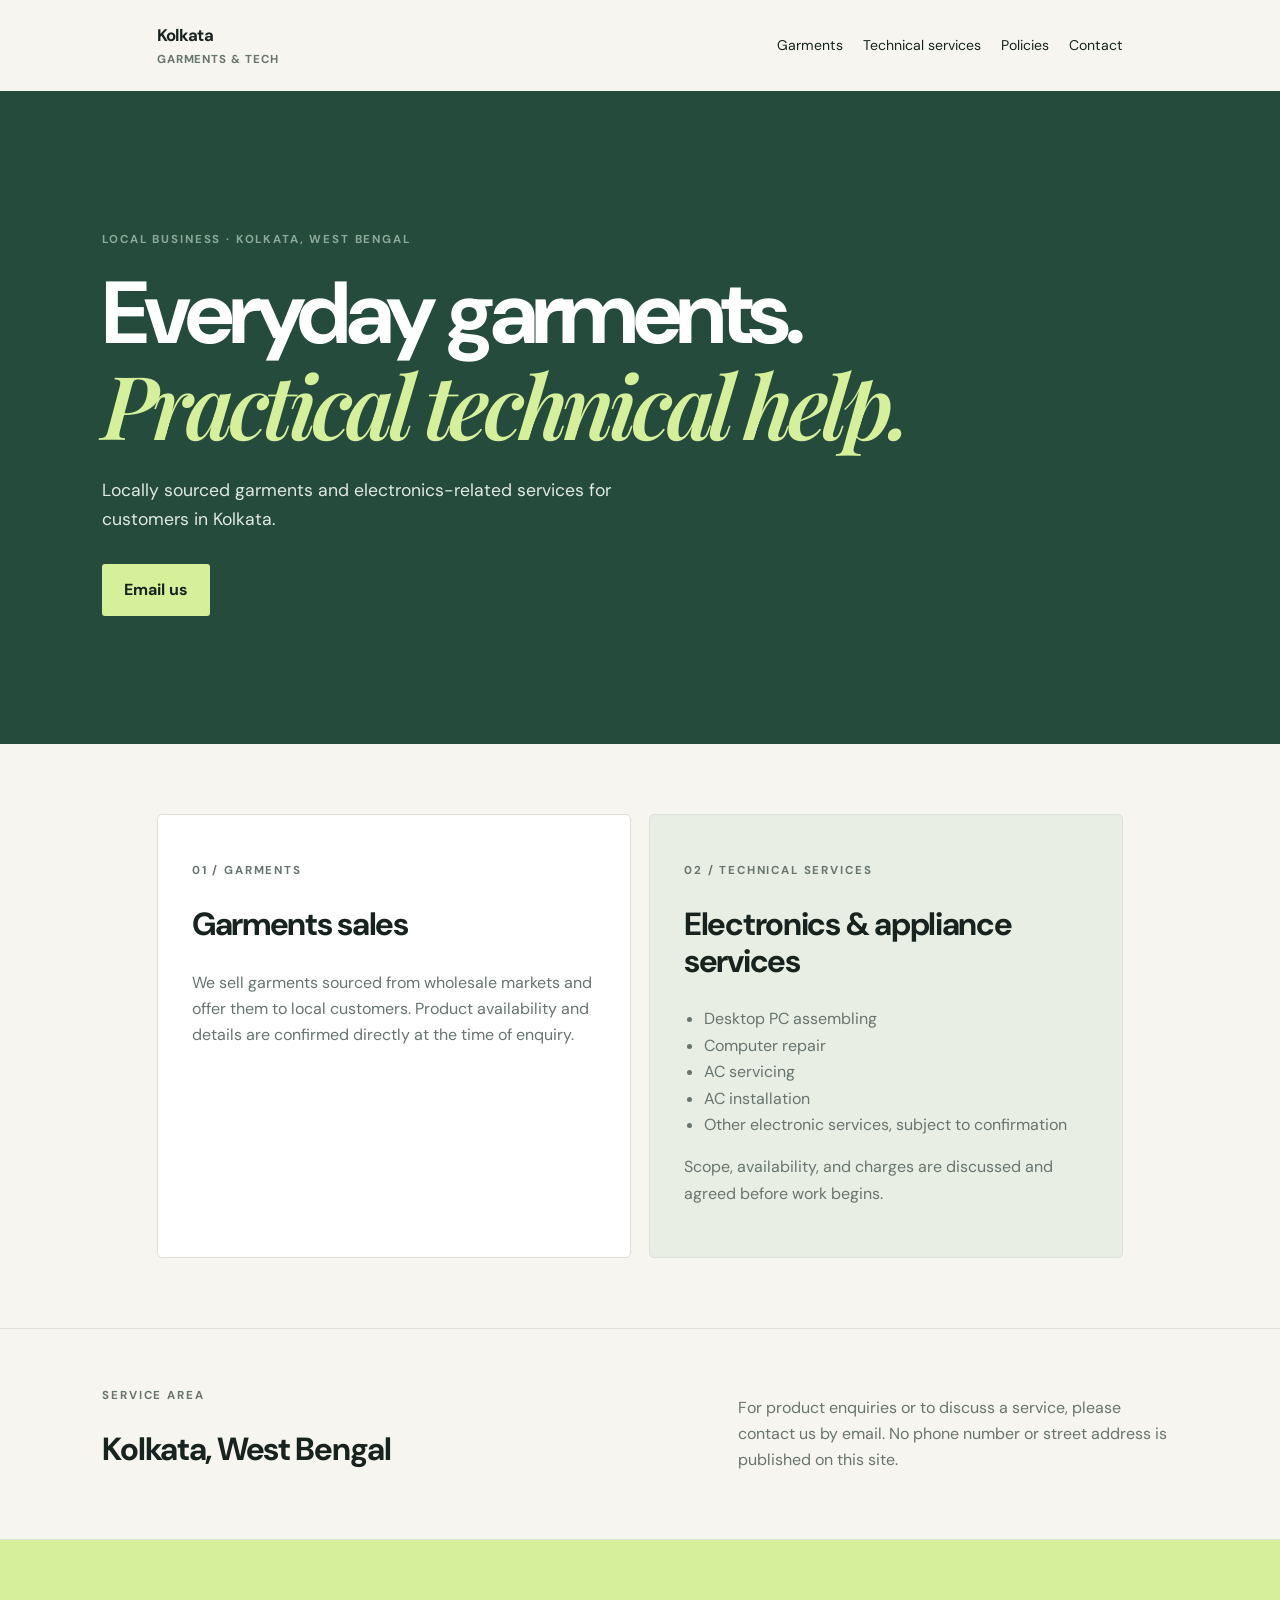
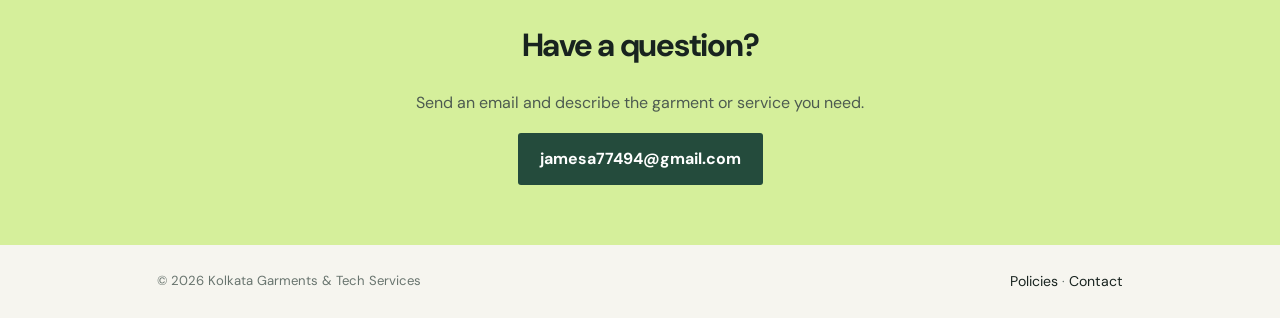
<file: index.html>
<!doctype html>
<html lang="en"><head><meta charset="utf-8"><meta name="viewport" content="width=device-width,initial-scale=1"><meta name="description" content="Locally sourced garments and technical services in Kolkata, West Bengal."><title>Kolkata Garments &amp; Tech Services</title><link rel="stylesheet" href="styles.css"></head>
<body><header class="top"><a class="brand" href="index.html">Kolkata <span>Garments &amp; Tech</span></a><nav><a href="#garments">Garments</a><a href="#services">Technical services</a><a href="policies.html">Policies</a><a href="contact.html">Contact</a></nav></header>
<main><section class="hero"><p class="eyebrow">LOCAL BUSINESS · KOLKATA, WEST BENGAL</p><h1>Everyday garments.<br><em>Practical technical help.</em></h1><p class="intro">Locally sourced garments and electronics-related services for customers in Kolkata.</p><a class="button" href="mailto:jamesa77494@gmail.com">Email us</a></section>
<section class="introgrid"><article id="garments" class="panel"><p class="eyebrow">01 / GARMENTS</p><h2>Garments sales</h2><p>We sell garments sourced from wholesale markets and offer them to local customers. Product availability and details are confirmed directly at the time of enquiry.</p></article>
<article id="services" class="panel dark"><p class="eyebrow">02 / TECHNICAL SERVICES</p><h2>Electronics &amp; appliance services</h2><ul><li>Desktop PC assembling</li><li>Computer repair</li><li>AC servicing</li><li>AC installation</li><li>Other electronic services, subject to confirmation</li></ul><p>Scope, availability, and charges are discussed and agreed before work begins.</p></article></section>
<section class="strip"><div><p class="eyebrow">SERVICE AREA</p><h2>Kolkata, West Bengal</h2></div><p>For product enquiries or to discuss a service, please contact us by email. No phone number or street address is published on this site.</p></section>
<section class="cta"><h2>Have a question?</h2><p>Send an email and describe the garment or service you need.</p><a class="button light" href="mailto:jamesa77494@gmail.com">jamesa77494@gmail.com</a></section></main>
<footer><span>© <span id="year"></span> Kolkata Garments &amp; Tech Services</span><span><a href="policies.html">Policies</a> · <a href="contact.html">Contact</a></span></footer><script>document.getElementById('year').textContent=new Date().getFullYear()</script></body></html>
</file>
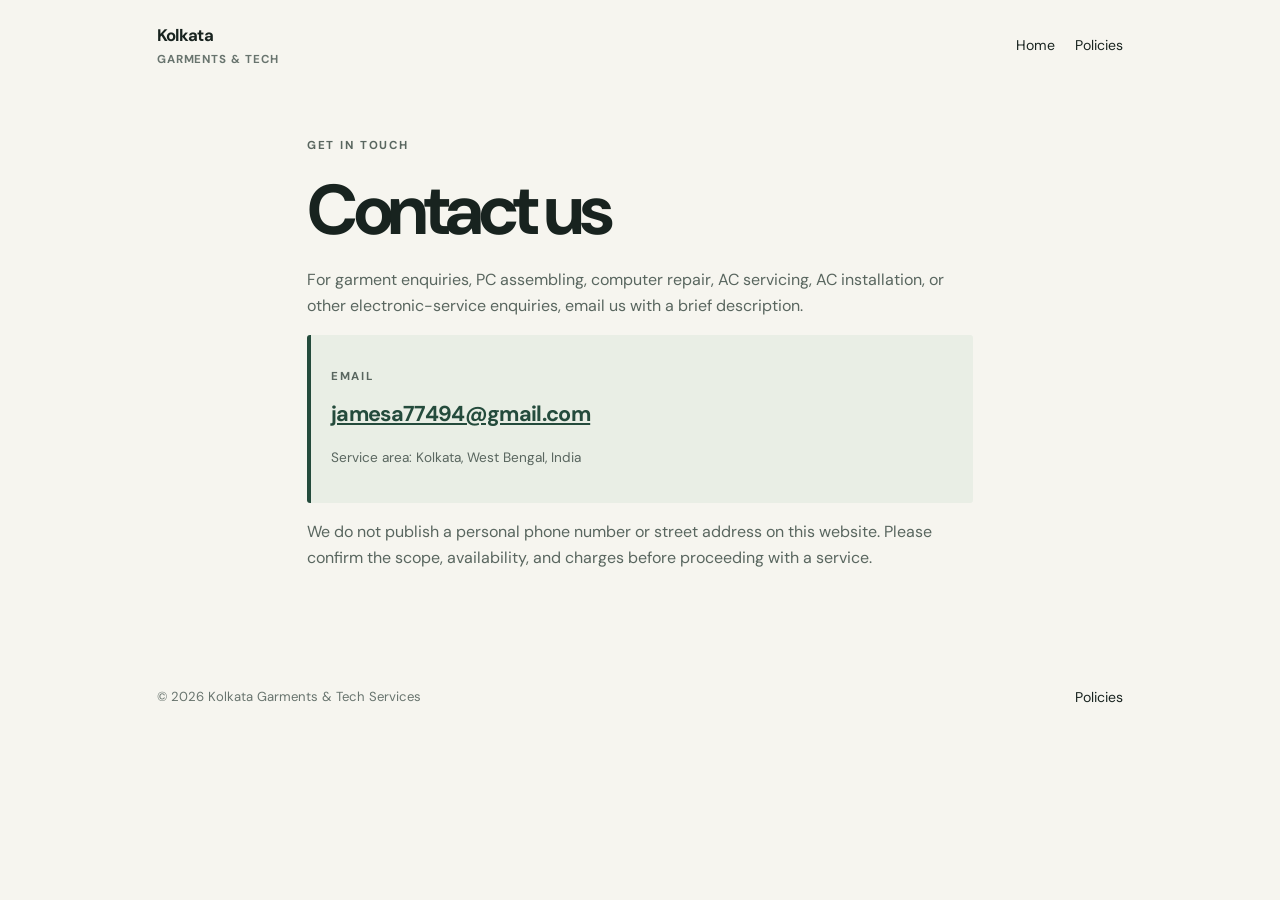
<file: contact.html>
<!doctype html><html lang="en"><head><meta charset="utf-8"><meta name="viewport" content="width=device-width,initial-scale=1"><title>Contact | Kolkata Garments &amp; Tech Services</title><link rel="stylesheet" href="styles.css"></head><body><header class="top"><a class="brand" href="index.html">Kolkata <span>Garments &amp; Tech</span></a><nav><a href="index.html">Home</a><a href="policies.html">Policies</a></nav></header><main class="doc"><p class="eyebrow">GET IN TOUCH</p><h1>Contact us</h1><p>For garment enquiries, PC assembling, computer repair, AC servicing, AC installation, or other electronic-service enquiries, email us with a brief description.</p><div class="contactbox"><p class="eyebrow">EMAIL</p><h2><a href="mailto:jamesa77494@gmail.com">jamesa77494@gmail.com</a></h2><p class="small">Service area: Kolkata, West Bengal, India</p></div><p>We do not publish a personal phone number or street address on this website. Please confirm the scope, availability, and charges before proceeding with a service.</p></main><footer><span>© 2026 Kolkata Garments &amp; Tech Services</span><a href="policies.html">Policies</a></footer></body></html>
</file>
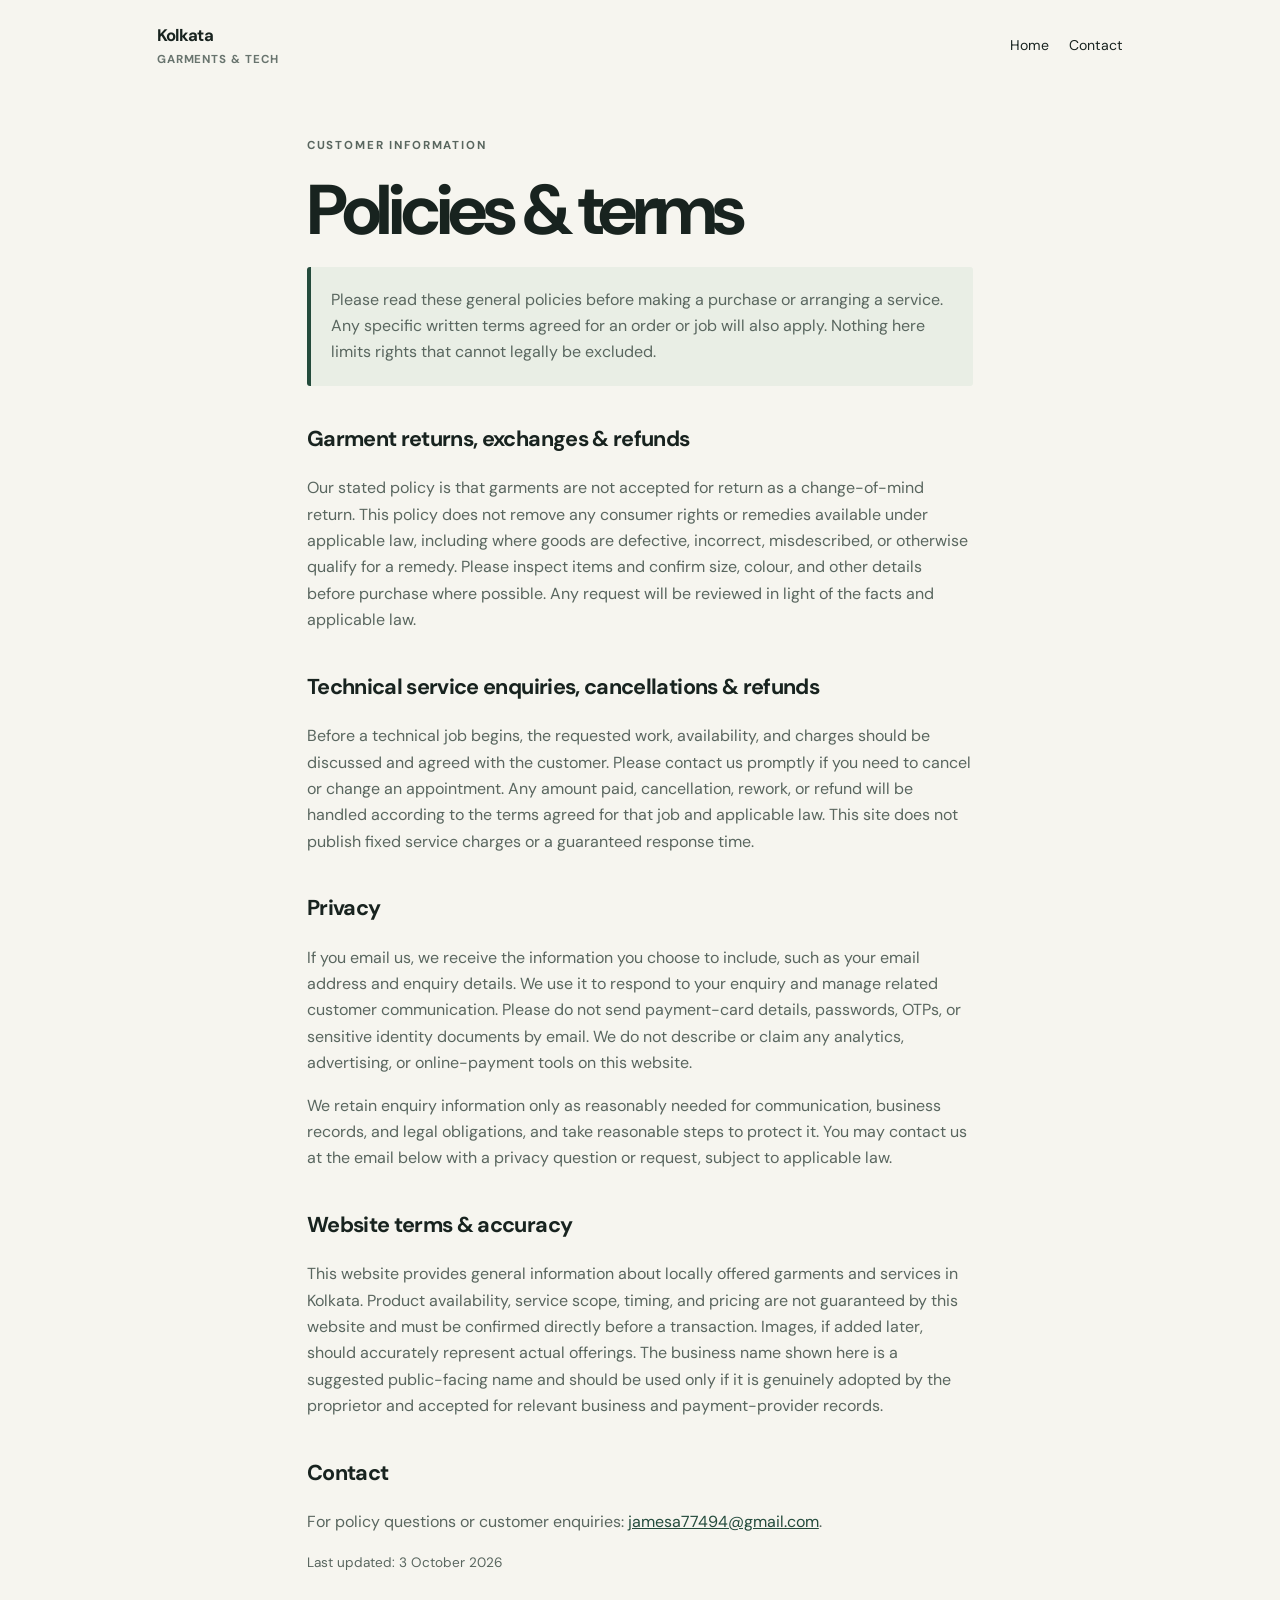
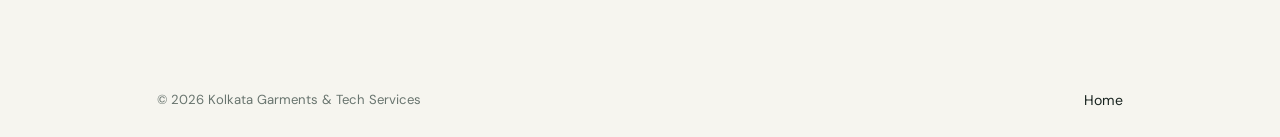
<file: policies.html>
<!doctype html><html lang="en"><head><meta charset="utf-8"><meta name="viewport" content="width=device-width,initial-scale=1"><title>Policies | Kolkata Garments &amp; Tech Services</title><link rel="stylesheet" href="styles.css"></head><body><header class="top"><a class="brand" href="index.html">Kolkata <span>Garments &amp; Tech</span></a><nav><a href="index.html">Home</a><a href="contact.html">Contact</a></nav></header><main class="doc"><p class="eyebrow">CUSTOMER INFORMATION</p><h1>Policies &amp; terms</h1><p class="note">Please read these general policies before making a purchase or arranging a service. Any specific written terms agreed for an order or job will also apply. Nothing here limits rights that cannot legally be excluded.</p>
<h2>Garment returns, exchanges &amp; refunds</h2><p>Our stated policy is that garments are not accepted for return as a change-of-mind return. This policy does not remove any consumer rights or remedies available under applicable law, including where goods are defective, incorrect, misdescribed, or otherwise qualify for a remedy. Please inspect items and confirm size, colour, and other details before purchase where possible. Any request will be reviewed in light of the facts and applicable law.</p>
<h2>Technical service enquiries, cancellations &amp; refunds</h2><p>Before a technical job begins, the requested work, availability, and charges should be discussed and agreed with the customer. Please contact us promptly if you need to cancel or change an appointment. Any amount paid, cancellation, rework, or refund will be handled according to the terms agreed for that job and applicable law. This site does not publish fixed service charges or a guaranteed response time.</p>
<h2>Privacy</h2><p>If you email us, we receive the information you choose to include, such as your email address and enquiry details. We use it to respond to your enquiry and manage related customer communication. Please do not send payment-card details, passwords, OTPs, or sensitive identity documents by email. We do not describe or claim any analytics, advertising, or online-payment tools on this website.</p><p>We retain enquiry information only as reasonably needed for communication, business records, and legal obligations, and take reasonable steps to protect it. You may contact us at the email below with a privacy question or request, subject to applicable law.</p>
<h2>Website terms &amp; accuracy</h2><p>This website provides general information about locally offered garments and services in Kolkata. Product availability, service scope, timing, and pricing are not guaranteed by this website and must be confirmed directly before a transaction. Images, if added later, should accurately represent actual offerings. The business name shown here is a suggested public-facing name and should be used only if it is genuinely adopted by the proprietor and accepted for relevant business and payment-provider records.</p>
<h2>Contact</h2><p>For policy questions or customer enquiries: <a href="mailto:jamesa77494@gmail.com">jamesa77494@gmail.com</a>.</p><p class="small">Last updated: 3 October 2026</p></main><footer><span>© 2026 Kolkata Garments &amp; Tech Services</span><a href="index.html">Home</a></footer></body></html>
</file>
<file: styles.css>
@import url('https://fonts.googleapis.com/css2?family=DM+Sans:wght@400;500;600;700&family=Playfair+Display:ital,wght@0,600;1,600&display=swap');
:root{--ink:#18231f;--muted:#68746e;--paper:#f6f5ef;--green:#244b3c;--lime:#d5ef9b;--line:#dce0d7}*{box-sizing:border-box}html{scroll-behavior:smooth}body{margin:0;background:var(--paper);color:var(--ink);font-family:'DM Sans',Arial,sans-serif;line-height:1.65}.top{max-width:1120px;margin:auto;padding:22px 6%;display:flex;justify-content:space-between;align-items:center;gap:20px}.brand{font-weight:700;color:var(--ink);text-decoration:none;font-size:1.05rem;letter-spacing:-.04em}.brand span{display:block;font-size:.72rem;letter-spacing:.08em;text-transform:uppercase;color:var(--muted)}nav{display:flex;gap:20px;flex-wrap:wrap}nav a,footer a{color:var(--ink);text-decoration:none;font-size:.88rem}nav a:hover,footer a:hover{text-decoration:underline}.hero{background:var(--green);color:white;padding:clamp(65px,10vw,130px) 8%;min-height:430px}.eyebrow{font-size:.72rem;font-weight:700;letter-spacing:.16em;color:#8caa99;text-transform:uppercase}.hero h1,.doc h1{font-size:clamp(2.6rem,7vw,5.5rem);line-height:1.02;letter-spacing:-.06em;margin:20px 0}.hero h1 em{font-family:'Playfair Display',Georgia,serif;color:var(--lime);font-weight:600}.intro{max-width:540px;color:#e1e9e3;font-size:1.1rem;margin-bottom:30px}.button{display:inline-block;padding:13px 22px;background:var(--lime);color:var(--ink);text-decoration:none;border-radius:3px;font-weight:700}.introgrid{max-width:1120px;margin:0 auto;padding:70px 6%;display:grid;grid-template-columns:1fr 1fr;gap:18px}.panel{padding:34px;background:white;border:1px solid var(--line);border-radius:5px}.panel h2,.strip h2,.cta h2{font-size:2rem;line-height:1.15;letter-spacing:-.04em}.panel p,.panel li{color:var(--muted)}.dark{background:#e9eee5}.dark ul{padding-left:20px}.strip{border-top:1px solid var(--line);border-bottom:1px solid var(--line);padding:45px 8%;display:flex;justify-content:space-between;align-items:center;gap:30px}.strip p{max-width:440px;color:var(--muted)}.cta{background:var(--lime);padding:60px 8%;text-align:center}.cta p{color:#4d5b50}.button.light{background:var(--green);color:white}footer{max-width:1120px;margin:auto;padding:25px 6%;display:flex;justify-content:space-between;gap:15px;color:var(--muted);font-size:.82rem}.doc{max-width:820px;margin:45px auto 90px;padding:0 6%}.doc h1{font-size:clamp(2.5rem,6vw,4.4rem)}.doc h2{margin-top:36px;font-size:1.35rem;letter-spacing:-.03em}.doc p{color:#59665f}.doc a{color:var(--green);overflow-wrap:anywhere}.note,.contactbox{padding:20px;background:#e9eee5;border-left:4px solid var(--green);border-radius:3px}.contactbox h2{margin:5px 0}.small{font-size:.85rem;color:var(--muted)}@media(max-width:680px){.top{align-items:flex-start;flex-direction:column}.top nav{gap:13px}.introgrid{grid-template-columns:1fr;padding-top:35px;padding-bottom:35px}.strip{align-items:flex-start;flex-direction:column}.hero{min-height:390px}footer{flex-direction:column}}
</file>
